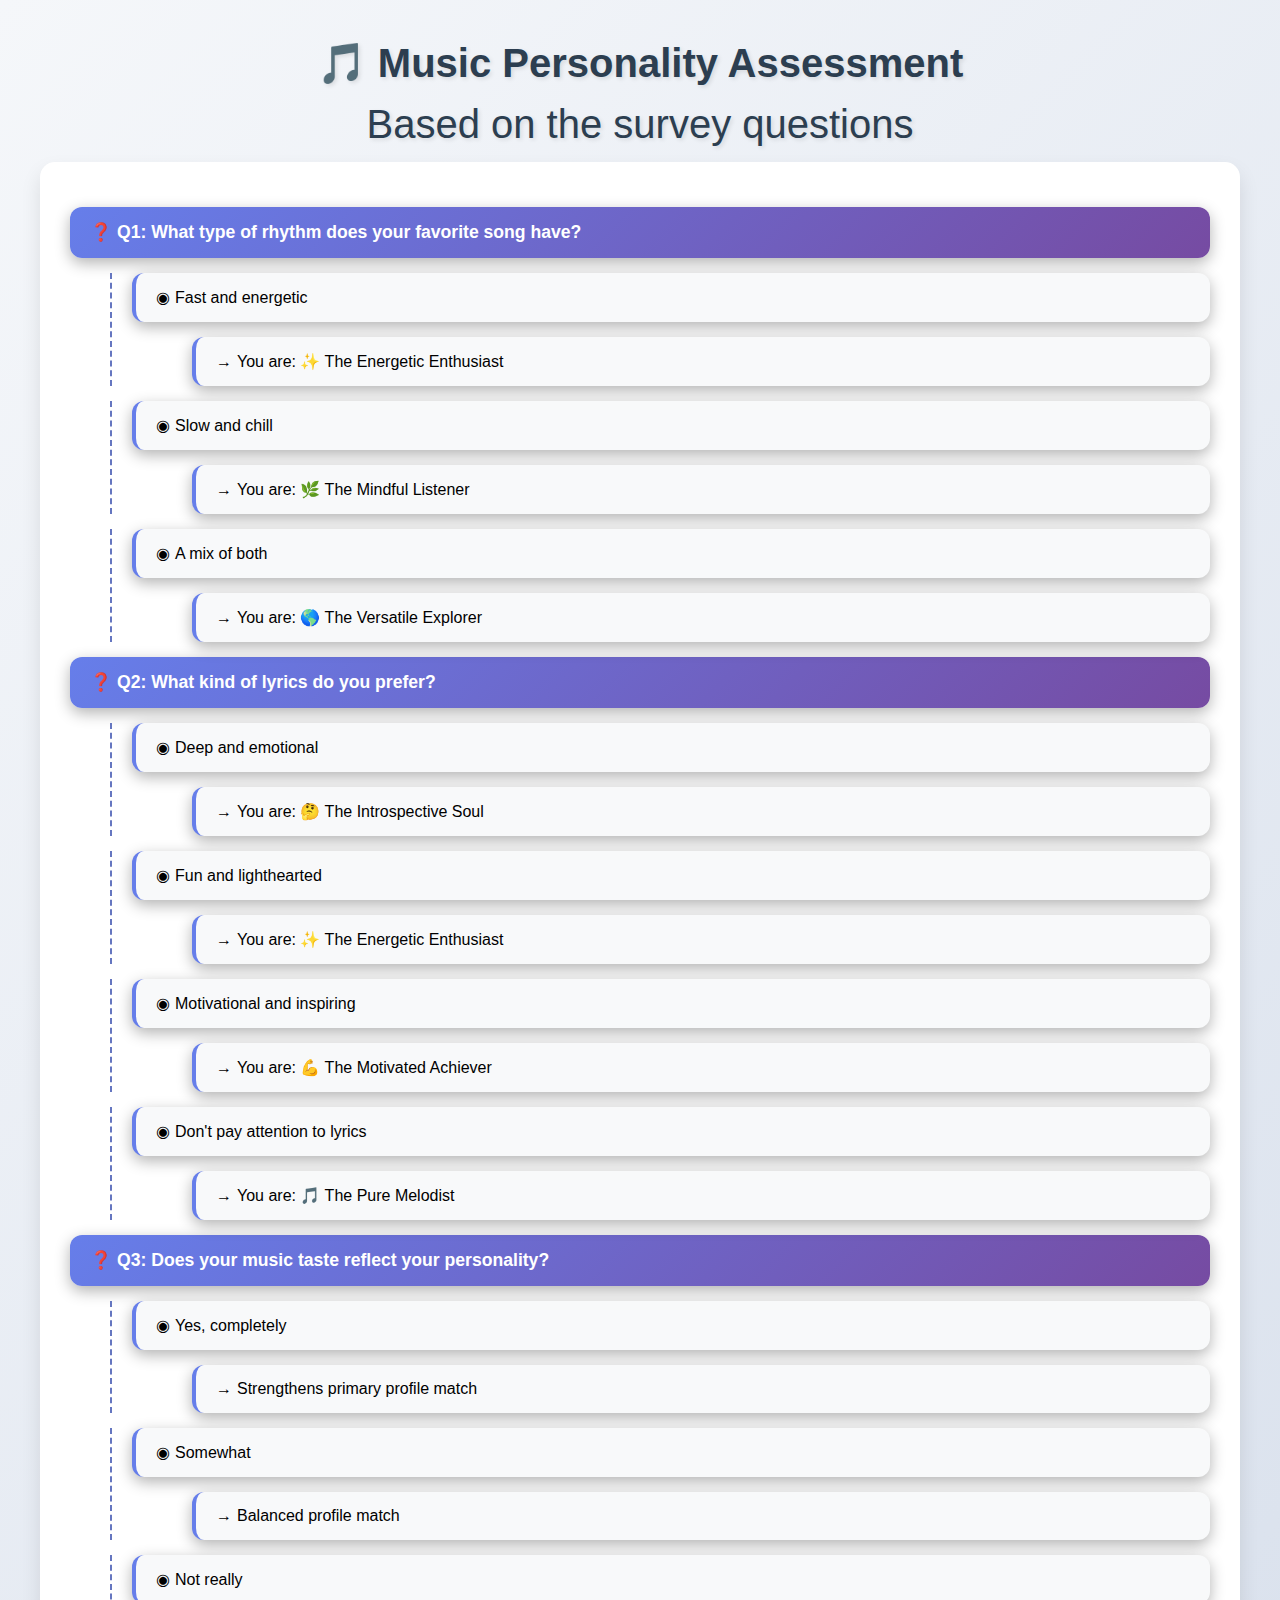
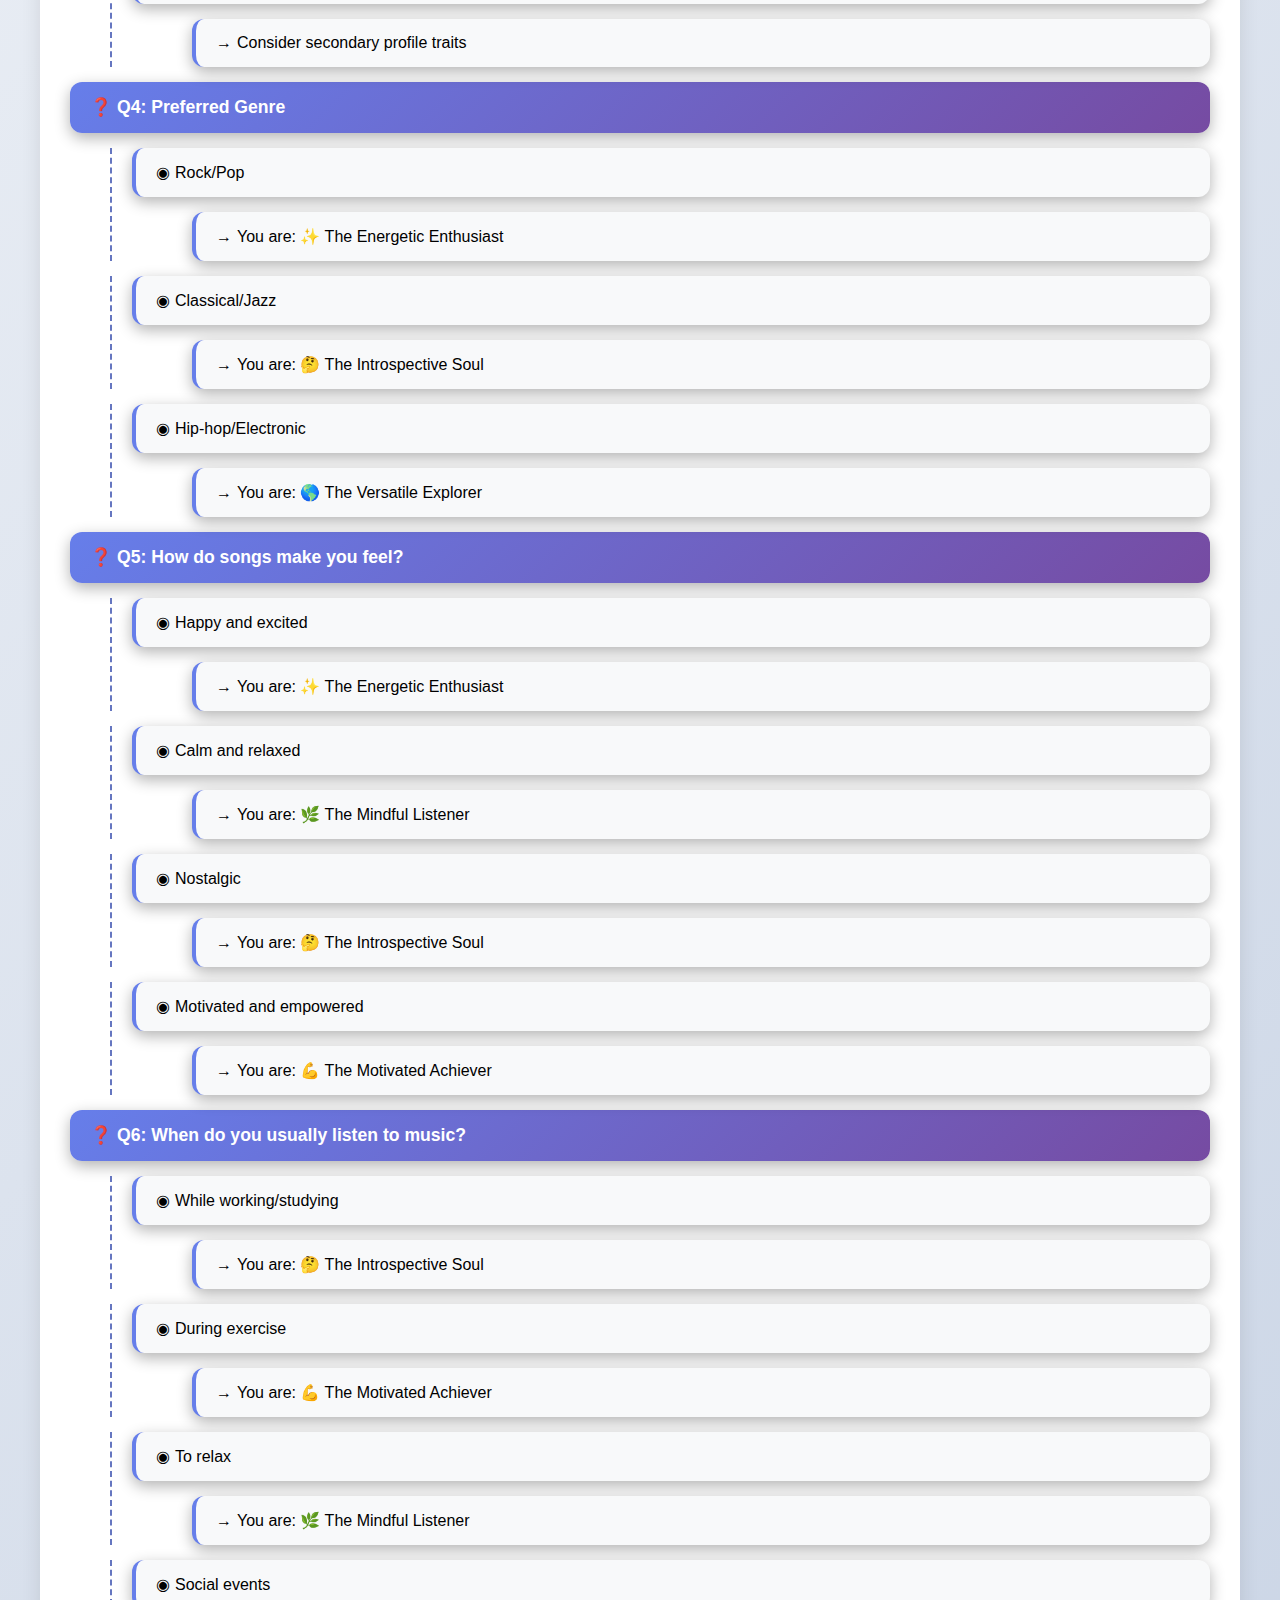
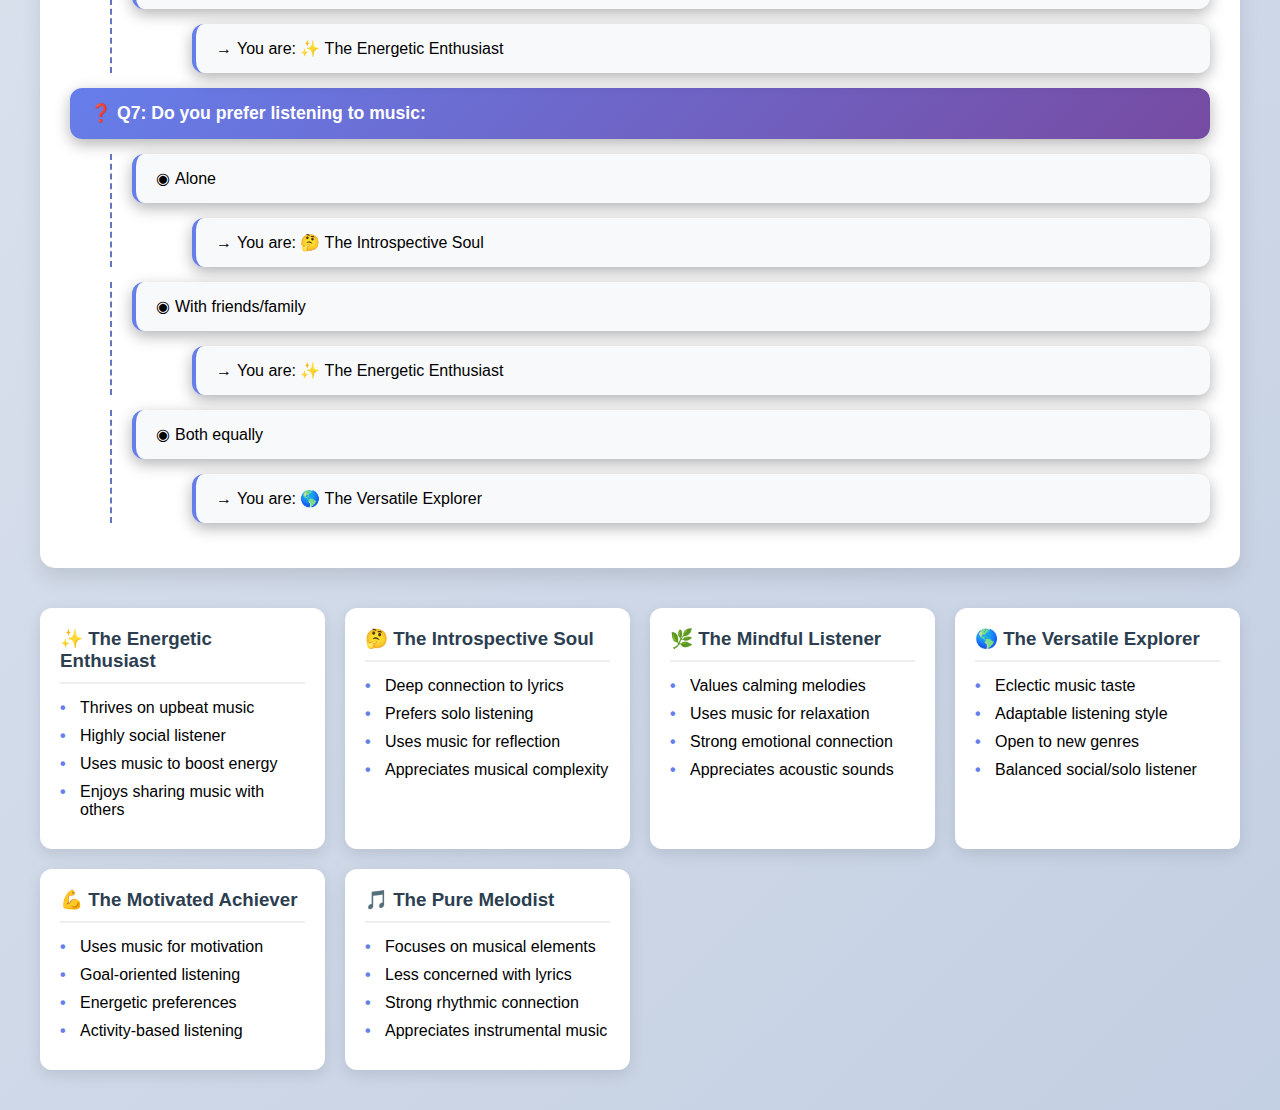
<file: index.html>
<!DOCTYPE html>
<html lang="en">
<head>
    <meta charset="UTF-8">
    <meta name="viewport" content="width=device-width, initial-scale=1.0">
    <title>Music Personality Decision Tree</title>
    <link rel="stylesheet" href="style.css">

</head>
<body>
    <div class="container">
        <h1>🎵 Music Personality Assessment</h1>
        <p> Based on the survey questions </p>

        <div class="tree">
            <!-- Q1: Rhythm -->
            <div class="node question">Q1: What type of rhythm does your favorite song have?</div>
            <div class="answer">
                <div class="node">Fast and energetic</div>
                <a href="#The Energetic Enthusiast" class="links"><div class="node profile" >You are: ✨ The Energetic Enthusiast</div></a>

            </div>
            <div class="answer">
                <div class="node">Slow and chill</div>
                <a href="#The Mindful Listener" class="links"><div class="node profile">You are: 🌿 The Mindful Listener</div></a>
            </div>
            <div class="answer">
                <div class="node">A mix of both</div>
                <a href="#The Versatile Explorer" class="links"><div class="node profile">You are: 🌎 The Versatile Explorer</div></a>
            </div>

            <!-- Q2: Lyrics -->
            <div class="node question">Q2: What kind of lyrics do you prefer?</div>
            <div class="answer">
                <div class="node">Deep and emotional</div>
                <a href="#The Introspective Soul" class="links"><div class="node profile">You are: 🤔 The Introspective Soul</div></a>
            </div>
            <div class="answer">
                <div class="node">Fun and lighthearted</div>
                <a href="#The Energetic Enthusiast" class="links"><div class="node profile" >You are: ✨ The Energetic Enthusiast</div></a>
            </div>
            <div class="answer">
                <div class="node">Motivational and inspiring</div>
                <a href="#The Motivated Achiever" class="links"><div class="node profile">You are: 💪 The Motivated Achiever</div></div></a>
            <div class="answer">
                <div class="node">Don't pay attention to lyrics</div>
                <a href="#The Pure Melodist" class="links"><div class="node profile">You are: 🎵 The Pure Melodist</div></a>
            </div>

            <!-- Q3: Personality Reflection -->
            <div class="node question">Q3: Does your music taste reflect your personality?</div>
            <div class="answer">
                <div class="node">Yes, completely</div>
                <div class="node profile">Strengthens primary profile match</div>
            </div>
            <div class="answer">
                <div class="node">Somewhat</div>
                <div class="node profile">Balanced profile match</div>
            </div>
            <div class="answer">
                <div class="node">Not really</div>
                <div class="node profile">Consider secondary profile traits</div>
            </div>

            <!-- Q4: Genre -->
            <div class="node question">Q4: Preferred Genre</div>
            <div class="answer">
                <div class="node">Rock/Pop</div>
                <a href="#The Energetic Enthusiast" class="links"><div class="node profile" >You are: ✨ The Energetic Enthusiast</div></a>
            </div>
            <div class="answer">
                <div class="node">Classical/Jazz</div>
                <a href="#The Introspective Soul" class="links"><div class="node profile">You are: 🤔 The Introspective Soul</div></a>
            </div>
            <div class="answer">
                <div class="node">Hip-hop/Electronic</div>
                <a href="#The Versatile Explorer" class="links"><div class="node profile">You are: 🌎 The Versatile Explorer</div></a>
            </div>

            <!-- Q5: Emotional Response -->
            <div class="node question">Q5: How do songs make you feel?</div>
            <div class="answer">
                <div class="node">Happy and excited</div>
                <a href="#The Energetic Enthusiast" class="links"><div class="node profile" >You are: ✨ The Energetic Enthusiast</div></a>
            </div>
            <div class="answer">
                <div class="node">Calm and relaxed</div>
                <a href="#The Mindful Listener" class="links"><div class="node profile">You are: 🌿 The Mindful Listener</div></a>
            </div>
            <div class="answer">
                <div class="node">Nostalgic</div>
                <a href="#The Introspective Soul" class="links"><div class="node profile">You are: 🤔 The Introspective Soul</div></a>
            </div>
            <div class="answer">
                <div class="node">Motivated and empowered</div>
                <a href="#The Motivated Achiever" class="links"><div class="node profile">You are: 💪 The Motivated Achiever</div></a>
            </div>

            <!-- Q6: Listening Context -->
            <div class="node question">Q6: When do you usually listen to music?</div>
            <div class="answer">
                <div class="node">While working/studying</div>
                <a href="#The Introspective Soul" class="links"><div class="node profile">You are: 🤔 The Introspective Soul</div></a>
            </div>
            <div class="answer">
                <div class="node">During exercise</div>
                <a href="#The Motivated Achiever" class="links"><div class="node profile">You are: 💪 The Motivated Achiever</div></a>
            </div>
            <div class="answer">
                <div class="node">To relax</div>
                <a href="#The Mindful Listener" class="links"><div class="node profile">You are: 🌿 The Mindful Listener</div></a>
            </div>
            <div class="answer">
                <div class="node">Social events</div>
                <a href="#The Energetic Enthusiast" class="links"><div class="node profile" >You are: ✨ The Energetic Enthusiast</div></a>
            </div>

            <!-- Q7: Listening Preference -->
            <div class="node question">Q7: Do you prefer listening to music:</div>
            <div class="answer">
                <div class="node">Alone</div>
                <a href="#The Introspective Soul" class="links"><div class="node profile">You are: 🤔 The Introspective Soul</div></a>
            </div>
            <div class="answer">
                <div class="node">With friends/family</div>
                <a href="#The Energetic Enthusiast" class="links"><div class="node profile" >You are: ✨ The Energetic Enthusiast</div></a>
            </div>
            <div class="answer">
                <div class="node">Both equally</div>
                <a href="#The Versatile Explorer" class="links"><div class="node profile">You are: 🌎 The Versatile Explorer</div></a>
            </div>
        </div>
        
        </body>

        <!-- Personality Profiles -->
        <div class="personality-types">
            <div class="type-card" id="The Energetic Enthusiast">
                <h3>✨ The Energetic Enthusiast</h3>
                <ul>
                    <li>Thrives on upbeat music</li>
                    <li>Highly social listener</li>
                    <li>Uses music to boost energy</li>
                    <li>Enjoys sharing music with others</li>
                </ul>
            </div>

            <div class="type-card" id="The Introspective Soul">
                <h3>🤔 The Introspective Soul</h3>
                <ul>
                    <li>Deep connection to lyrics</li>
                    <li>Prefers solo listening</li>
                    <li>Uses music for reflection</li>
                    <li>Appreciates musical complexity</li>
                </ul>
            </div>

            <div class="type-card" id="The Mindful Listener">
                <h3>🌿 The Mindful Listener</h3>
                <ul>
                    <li>Values calming melodies</li>
                    <li>Uses music for relaxation</li>
                    <li>Strong emotional connection</li>
                    <li>Appreciates acoustic sounds</li>
                </ul>
            </div>

            <div class="type-card" id="The Versatile Explorer">
                <h3>🌎 The Versatile Explorer</h3>
                <ul>
                    <li>Eclectic music taste</li>
                    <li>Adaptable listening style</li>
                    <li>Open to new genres</li>
                    <li>Balanced social/solo listener</li>
                </ul>
            </div>

            <div class="type-card" id ="The Motivated Achiever">
                <h3>💪 The Motivated Achiever</h3>
                <ul>
                    <li>Uses music for motivation</li>
                    <li>Goal-oriented listening</li>
                    <li>Energetic preferences</li>
                    <li>Activity-based listening</li>
                </ul>
            </div>

            <div class="type-card" id="The Pure Melodist">
                <h3>🎵 The Pure Melodist</h3>
                <ul>
                    <li>Focuses on musical elements</li>
                    <li>Less concerned with lyrics</li>
                    <li>Strong rhythmic connection</li>
                    <li>Appreciates instrumental music</li>
                </ul>
            </div>
        </div>
    </div>
</body>
</html>
</file>
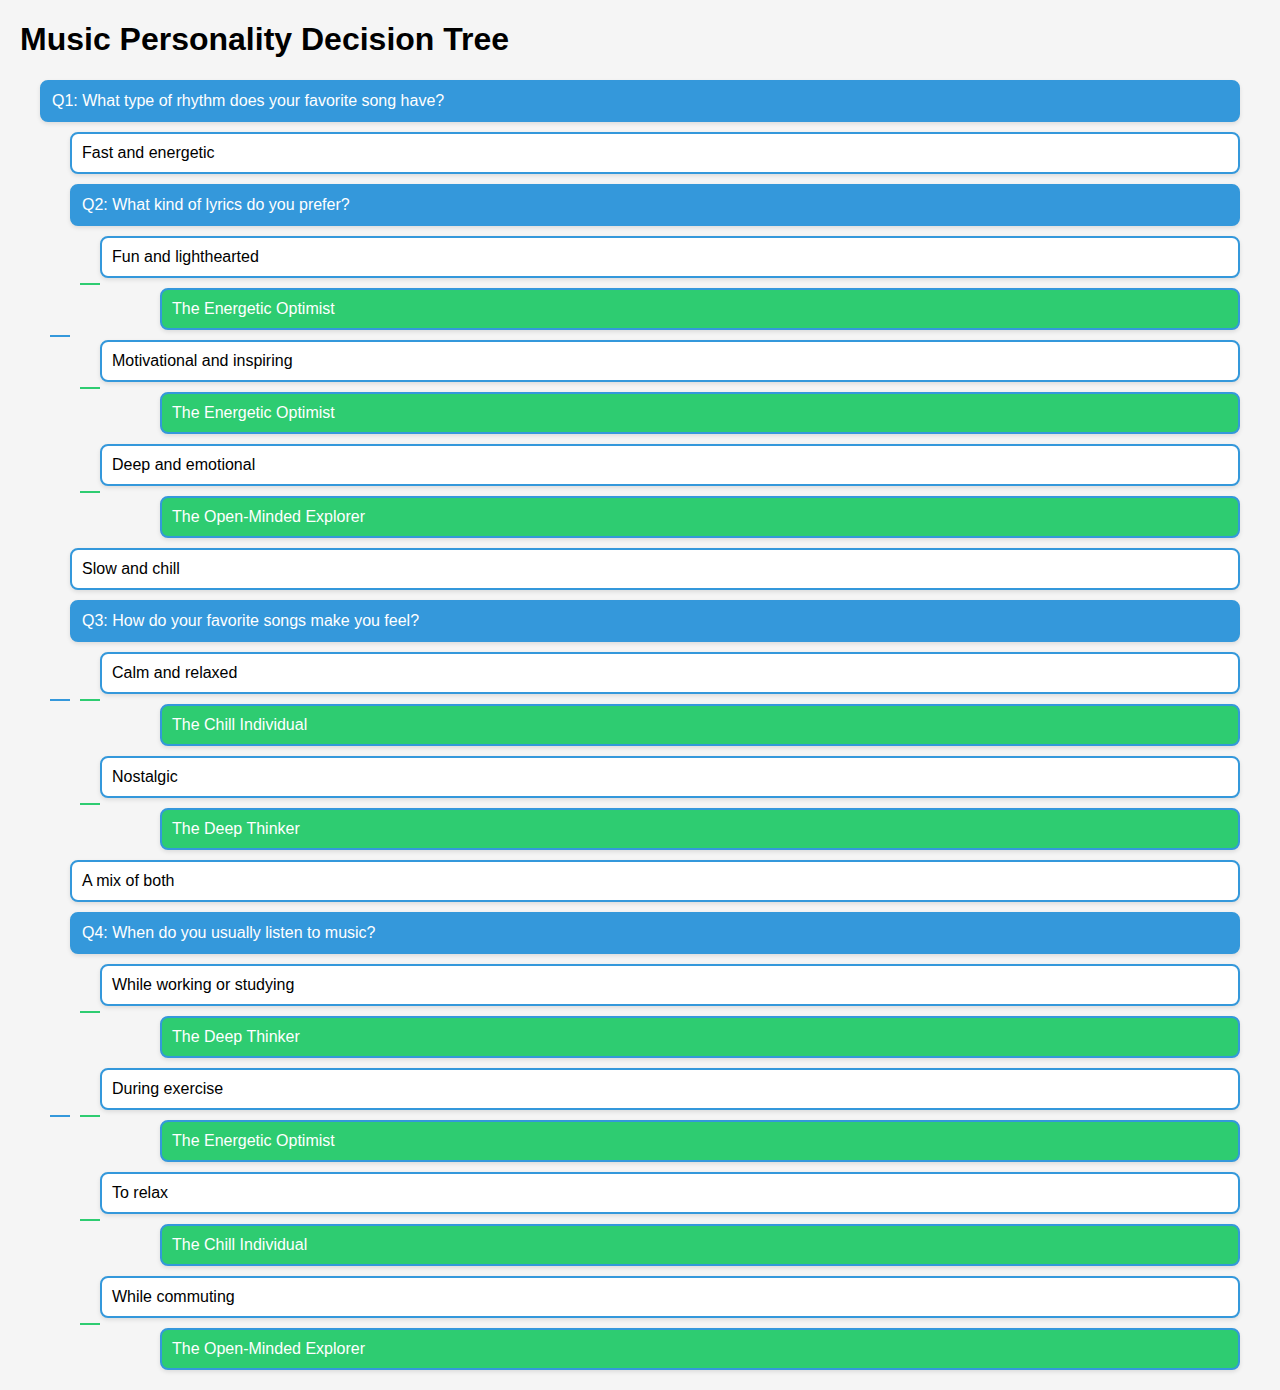
<file: Music Personality Decision Tree.html>
<!DOCTYPE html>
<html lang="en">
<head>
    <meta charset="UTF-8">
    <meta name="viewport" content="width=device-width, initial-scale=1.0">
    <title>Music Personality Decision Tree</title>
    <style>
        body {
            font-family: Arial, sans-serif;
            margin: 20px;
            background-color: #f5f5f5;
        }
        .tree {
            margin: 20px;
        }
        .node {
            background-color: #fff;
            border: 2px solid #3498db;
            border-radius: 8px;
            padding: 10px;
            margin: 10px 0;
            box-shadow: 0 2px 4px rgba(0,0,0,0.1);
        }
        .question {
            background-color: #3498db;
            color: white;
        }
        .answer {
            margin-left: 30px;
            position: relative;
        }
        .answer::before {
            content: "";
            position: absolute;
            left: -20px;
            top: 50%;
            width: 20px;
            height: 2px;
            background-color: #3498db;
        }
        .profile {
            background-color: #2ecc71;
            color: white;
            margin-left: 60px;
        }
        .profile::before {
            content: "";
            position: absolute;
            left: -20px;
            top: 50%;
            width: 20px;
            height: 2px;
            background-color: #2ecc71;
        }
    </style>
</head>
<body>
    <h1>Music Personality Decision Tree</h1>

    <div class="tree">
        <div class="node question">Q1: What type of rhythm does your favorite song have?</div>

        <!-- Fast and energetic branch -->
        <div class="answer">
            <div class="node">Fast and energetic</div>
            <div class="node question">Q2: What kind of lyrics do you prefer?</div>
            <div class="answer">
                <div class="node">Fun and lighthearted</div>
                <div class="node profile">The Energetic Optimist</div>
            </div>
            <div class="answer">
                <div class="node">Motivational and inspiring</div>
                <div class="node profile">The Energetic Optimist</div>
            </div>
            <div class="answer">
                <div class="node">Deep and emotional</div>
                <div class="node profile">The Open-Minded Explorer</div>
            </div>
        </div>

        <!-- Slow and chill branch -->
        <div class="answer">
            <div class="node">Slow and chill</div>
            <div class="node question">Q3: How do your favorite songs make you feel?</div>
            <div class="answer">
                <div class="node">Calm and relaxed</div>
                <div class="node profile">The Chill Individual</div>
            </div>
            <div class="answer">
                <div class="node">Nostalgic</div>
                <div class="node profile">The Deep Thinker</div>
            </div>
        </div>

        <!-- Mix of both branch -->
        <div class="answer">
            <div class="node">A mix of both</div>
            <div class="node question">Q4: When do you usually listen to music?</div>
            <div class="answer">
                <div class="node">While working or studying</div>
                <div class="node profile">The Deep Thinker</div>
            </div>
            <div class="answer">
                <div class="node">During exercise</div>
                <div class="node profile">The Energetic Optimist</div>
            </div>
            <div class="answer">
                <div class="node">To relax</div>
                <div class="node profile">The Chill Individual</div>
            </div>
            <div class="answer">
                <div class="node">While commuting</div>
                <div class="node profile">The Open-Minded Explorer</div>
            </div>
        </div>
    </div>
</body>
</html>
</file>
<file: style.css>
* {
    margin: 0;
    padding: 0;
    box-sizing: border-box;
    color:black;
    scroll-behavior: smooth;
}

body {
    font-family: 'Segoe UI', Tahoma, Geneva, Verdana, sans-serif;
    background: linear-gradient(135deg, #f5f7fa 0%, #c3cfe2 100%);
    min-height: 100vh;
    padding: 40px 20px;
    scroll-margin-top: 50vh;
    
}

.container {
    max-width: 1200px;
    margin: 0 auto;
}

h1 {
    text-align: center;
    color: #2c3e50;
    margin-bottom: 15px;
    font-size: 2.5em;
    text-shadow: 2px 2px 4px rgba(0,0,0,0.1);
}
p {
    text-align: center;
    color: #2c3e50;
    margin-bottom: 15px;
    font-size: 2.5em;
    text-shadow: 2px 2px 4px rgba(0,0,0,0.1);
}

.tree {
    background: white;
    padding: 30px;
    border-radius: 15px;
    box-shadow: 0 10px 20px rgba(0,0,0,0.1);
}

.node {
    border: none;
    border-radius: 12px;
    padding: 15px 20px;
    margin: 15px 0;
    transition: all 0.3s ease;
    cursor: pointer;
    box-shadow: 0 5px 15px rgba(0,0,0,0.30);


}

.node:hover {
    transform: translateY(-2px);
    box-shadow: 0 5px 15px rgba(0,0,0,0.40);
}

.question {
    background: linear-gradient(135deg, #667eea 0%, #764ba2 100%);
    color: white;
    font-weight: bold;
    font-size: 1.1em;
}

.top{
    color: white;
}
.answer {
    margin-left: 40px;
    position: relative;
    padding-left: 20px;
    border-left: 2px dashed #6576c0;
}

.answer .node {
    background: #f8f9fa;
    border-left: 4px solid #667eea;
}

.profile {
    background: linear-gradient(135deg, #00b09b 0%, #96c93d 100%);
    color: black;
    margin-left: 60px;
    font-weight: 500;
    box-shadow: 0 5px 15px rgba(0,0,0,0.30);
    border-left: 4px solid #667eea;
    


}

/* Personality Type Cards */
.personality-types {
    display: grid;
    grid-template-columns: repeat(auto-fit, minmax(250px, 1fr));
    gap: 20px;
    margin-top: 40px;
}

.type-card {
    background: white;
    padding: 20px;
    border-radius: 12px;
    box-shadow: 0 5px 15px rgba(0,0,0,0.1);
    transition: transform 0.3s ease;
}

.type-card:hover {
    transform: translateY(-5px);
}

.type-card h3 {
    color: #2c3e50;
    margin-bottom: 15px;
    padding-bottom: 10px;
    border-bottom: 2px solid #eee;
}

.type-card ul {
    list-style-type: none;
}

.type-card li {
    margin: 10px 0;
    padding-left: 20px;
    position: relative;
}

.type-card li:before {
    content: "•";
    color: #667eea;
    font-weight: bold;
    position: absolute;
    left: 0;
}

/* Before */
.node::before{
    content: "◉"; /* El símbolo que deseas agregar */
    margin-right: 5px; /* Espacio entre el símbolo y el texto */
}
.question::before{
    content: "❓"; /* El símbolo que deseas agregar */
}
.profile::before{
    content:"→";
    margin-right:5px;
}
.links{
    text-decoration: none;
}
/* Responsive Design */
@media (max-width: 768px) {
    .container {
        padding: 10px;
    }
    
    .answer {
        margin-left: 20px;
    }
    
    .profile {
        margin-left: 40px;
    }
    
    .personality-types {
        grid-template-columns: 1fr;
    }
}
</file>
